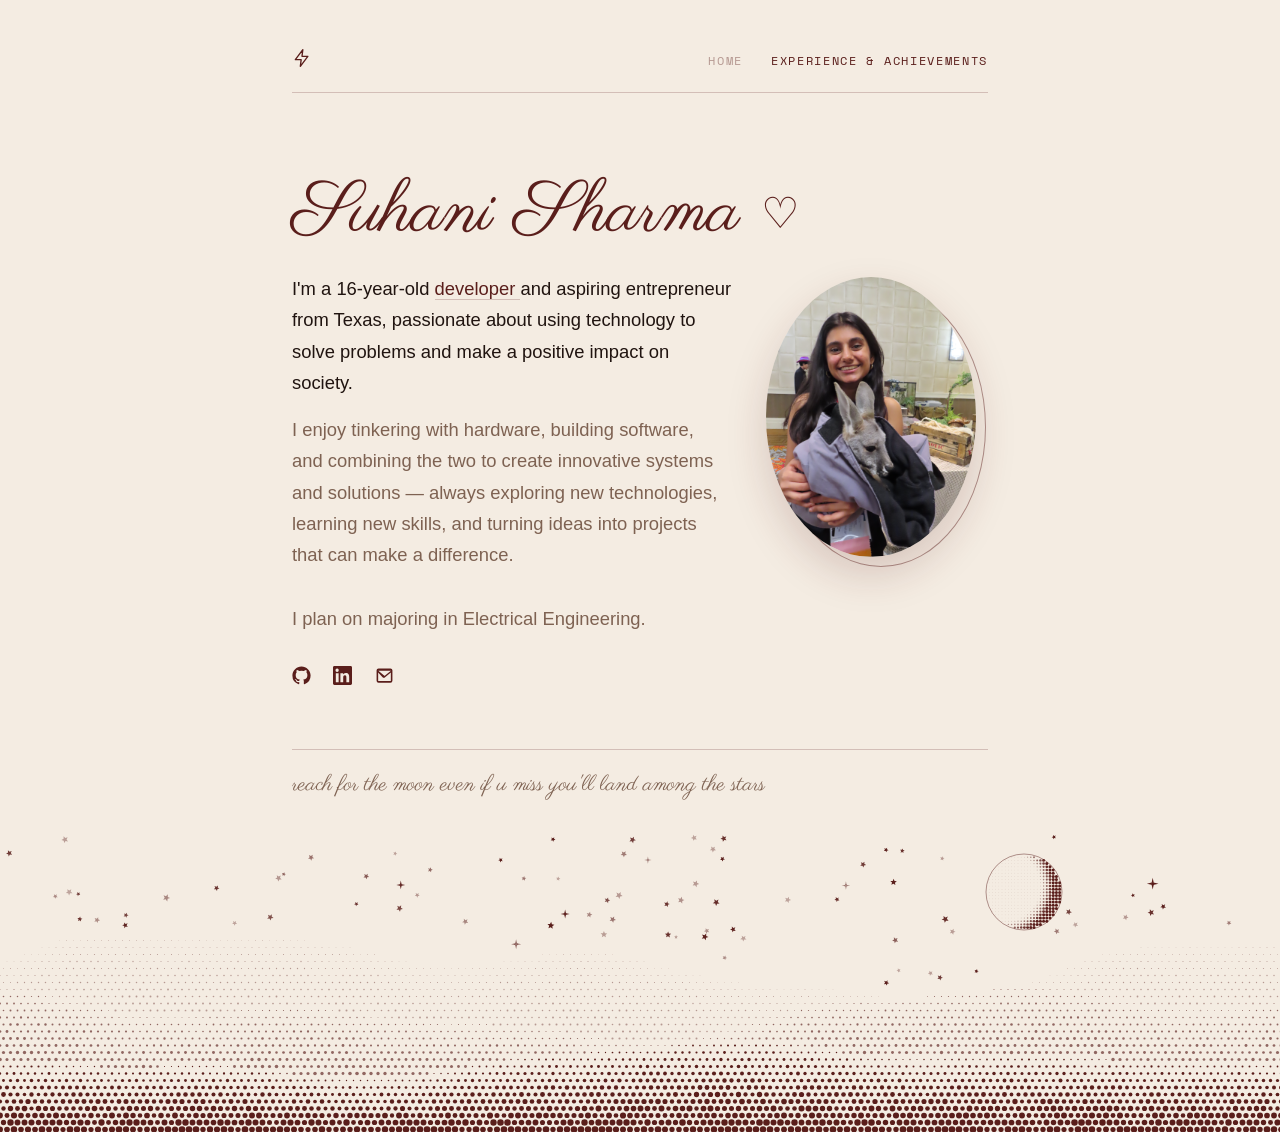
<file: index.html>
<!DOCTYPE html>
<html lang="en">
<head>
<meta charset="UTF-8" />
<meta name="viewport" content="width=device-width, initial-scale=1.0" />
<title>Suhani Sharma</title>
<meta name="description" content="Suhani Sharma — developer & aspiring entrepreneur. Personal website and portfolio." />
<meta name="author" content="Suhani Sharma" />
<meta name="theme-color" content="#f6f2ea" media="(prefers-color-scheme: light)" />
<meta name="theme-color" content="#14121c" media="(prefers-color-scheme: dark)" />
<link rel="icon" type="image/svg+xml" href="data:image/svg+xml,%3Csvg xmlns='http://www.w3.org/2000/svg' viewBox='0 0 32 32'%3E%3Cpath fill='none' stroke='%235a1e1b' stroke-width='3' stroke-linejoin='round' d='M16 28C6 21 2 15.5 2 10.5 2 6.4 5.2 3.5 9 3.5c3 0 5.4 1.8 7 4.5 1.6-2.7 4-4.5 7-4.5 3.8 0 7 2.9 7 7 0 5-4 10.5-14 17.5Z'/%3E%3C/svg%3E" />
<link rel="preconnect" href="https://fonts.googleapis.com" />
<link rel="preconnect" href="https://fonts.gstatic.com" crossorigin />
<link href="https://fonts.googleapis.com/css2?family=Parisienne&family=Space+Mono:wght@400;700&display=swap" rel="stylesheet" />
<link rel="stylesheet" href="styles.css" />
</head>
<body>
<div class="page">

  <header class="site-header">
    <div class="logo" aria-hidden="true">
      <svg class="logo-icon" viewBox="0 0 24 24" fill="none" stroke="currentColor" stroke-width="1.6" stroke-linecap="round" stroke-linejoin="round">
        <path d="M13 2 4 14h7l-1 8 9-12h-7l1-8z" />
      </svg>
    </div>

    <nav class="nav">
      <span class="nav-link active">Home</span>
      <a href="projects.html" class="nav-link">Experience &amp; Achievements</a>
    </nav>
  </header>

  <main class="hero">
    <h1>Suhani Sharma <span class="heart" aria-hidden="true">♡</span></h1>

    <figure class="portrait">
      <img src="mypic.png" alt="Suhani Sharma" />
    </figure>

    <p class="bio">
      I'm a 16-year-old
      <span class="tooltip-word" tabindex="0">developer
        <span class="tooltip">Building software & hardware since middle school</span>
      </span>
      and aspiring entrepreneur from Texas, passionate about using technology to solve problems and make a <em>positive impact</em> on society.
    </p>

    <p class="bio-secondary">
      I enjoy tinkering with hardware, building software, and combining the two to create innovative systems and solutions — always exploring new technologies, learning new skills, and turning ideas into projects that can <em>make a difference</em>.
    </p>
 <p class="bio-secondary">
      I plan on majoring in Electrical Engineering.
    </p>
    <div class="socials">
      <a class="social-icon" href="https://github.com/SuhaniSharma072" target="_blank" rel="noopener noreferrer" aria-label="GitHub">
        <svg viewBox="0 0 24 24"><path d="M12 .5C5.73.5.5 5.73.5 12a11.5 11.5 0 0 0 7.86 10.94c.58.1.79-.25.79-.56v-2.02c-3.2.7-3.88-1.54-3.88-1.54-.52-1.33-1.28-1.69-1.28-1.69-1.05-.72.08-.7.08-.7 1.16.08 1.77 1.19 1.77 1.19 1.03 1.77 2.7 1.26 3.36.96.1-.75.4-1.26.73-1.55-2.55-.29-5.24-1.28-5.24-5.7 0-1.26.45-2.29 1.19-3.1-.12-.29-.52-1.47.11-3.06 0 0 .97-.31 3.18 1.18a11 11 0 0 1 5.8 0c2.2-1.49 3.17-1.18 3.17-1.18.64 1.59.24 2.77.12 3.06.74.81 1.18 1.84 1.18 3.1 0 4.43-2.7 5.4-5.27 5.69.42.36.78 1.07.78 2.16v3.2c0 .31.21.67.8.56A11.5 11.5 0 0 0 23.5 12C23.5 5.73 18.27.5 12 .5z"/></svg>
      </a>
      <a class="social-icon" href="https://www.linkedin.com/in/suhani-sharma-004241369/" target="_blank" rel="noopener noreferrer" aria-label="LinkedIn">
        <svg viewBox="0 0 24 24"><path d="M20.45 20.45h-3.56v-5.57c0-1.33-.03-3.04-1.85-3.04-1.86 0-2.14 1.45-2.14 2.94v5.67H9.34V9h3.41v1.56h.05c.48-.9 1.64-1.85 3.38-1.85 3.61 0 4.28 2.38 4.28 5.47v6.27zM5.34 7.43a2.07 2.07 0 1 1 0-4.13 2.07 2.07 0 0 1 0 4.13zM7.12 20.45H3.56V9h3.56v11.45zM22.22 0H1.77C.8 0 0 .78 0 1.75v20.5C0 23.22.8 24 1.77 24h20.45c.98 0 1.78-.78 1.78-1.75V1.75C24 .78 23.2 0 22.22 0z"/></svg>
      </a>
      <a class="social-icon" href="mailto:suhanisharma072@gmail.com" aria-label="Email">
        <svg viewBox="0 0 24 24"><path d="M2 5.5A2.5 2.5 0 0 1 4.5 3h15A2.5 2.5 0 0 1 22 5.5v13a2.5 2.5 0 0 1-2.5 2.5h-15A2.5 2.5 0 0 1 2 18.5v-13zm2.2.5 7.3 6.1a1 1 0 0 0 1.28 0L20.1 6H4.2zM4 8.1v10.4c0 .28.22.5.5.5h15a.5.5 0 0 0 .5-.5V8.1l-7.24 6.06a2.5 2.5 0 0 1-3.2 0L4 8.1z"/></svg>
      </a>
    </div>
  </main>

  <footer class="footer">
    <p class="footer-tag">reach for the moon even if u miss you'll land among the stars</p>
  </footer>

  <div class="night-scene" aria-hidden="true"><canvas></canvas></div>

</div>
<script src="scene.js" defer></script>
</body>
</html>
</file>
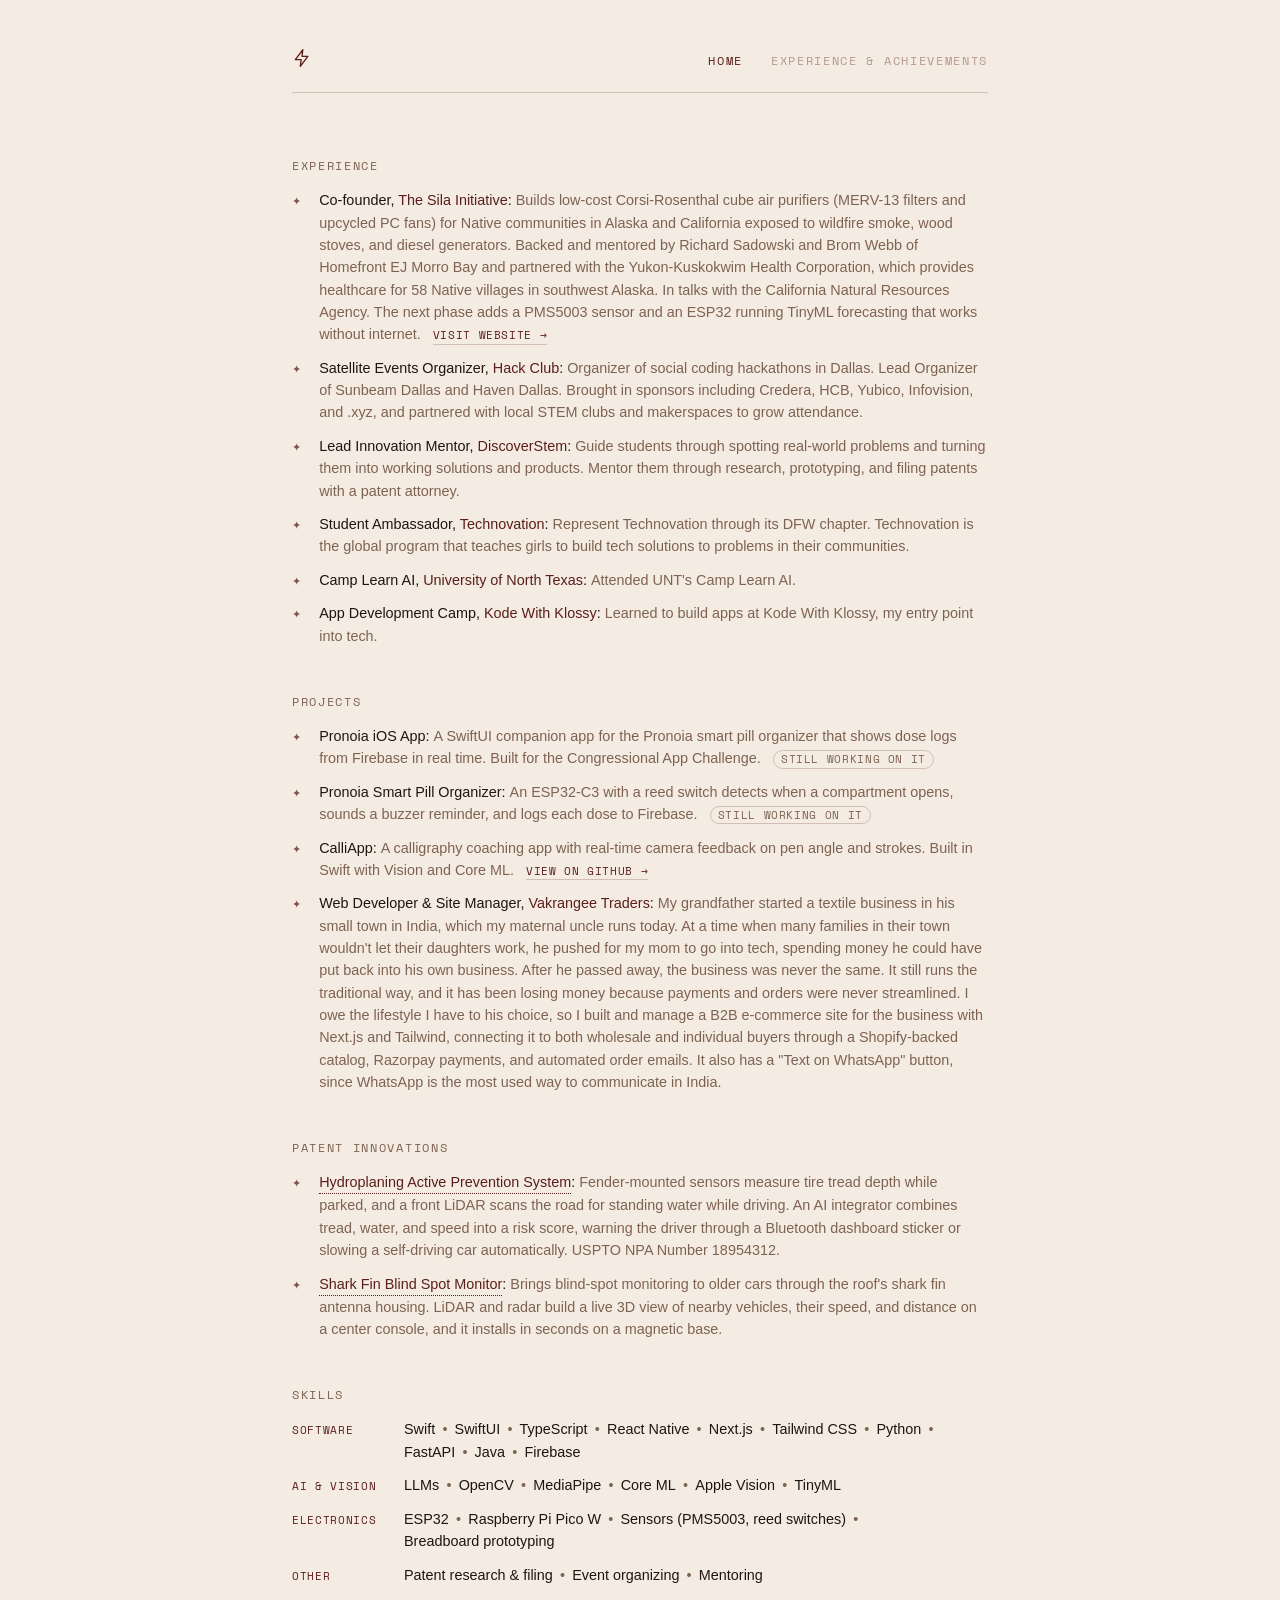
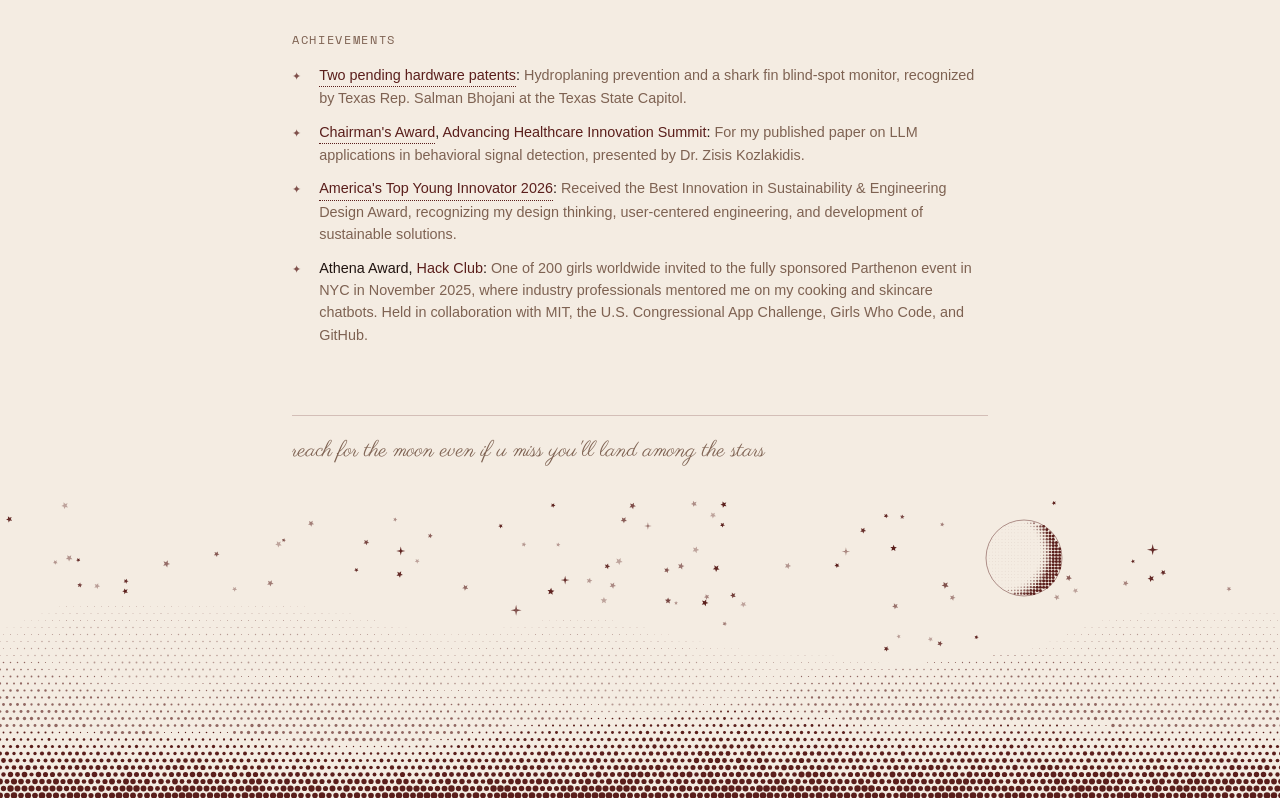
<file: projects.html>
<!DOCTYPE html>
<html lang="en">
<head>
<meta charset="UTF-8" />
<meta name="viewport" content="width=device-width, initial-scale=1.0" />
<title>Experience &amp; Achievements | Suhani Sharma</title>
<meta name="description" content="Experience and achievements of Suhani Sharma." />
<meta name="theme-color" content="#f6f2ea" media="(prefers-color-scheme: light)" />
<meta name="theme-color" content="#14121c" media="(prefers-color-scheme: dark)" />
<link rel="icon" type="image/svg+xml" href="data:image/svg+xml,%3Csvg xmlns='http://www.w3.org/2000/svg' viewBox='0 0 32 32'%3E%3Cpath fill='none' stroke='%235a1e1b' stroke-width='3' stroke-linejoin='round' d='M16 28C6 21 2 15.5 2 10.5 2 6.4 5.2 3.5 9 3.5c3 0 5.4 1.8 7 4.5 1.6-2.7 4-4.5 7-4.5 3.8 0 7 2.9 7 7 0 5-4 10.5-14 17.5Z'/%3E%3C/svg%3E" />
<link rel="preconnect" href="https://fonts.googleapis.com" />
<link rel="preconnect" href="https://fonts.gstatic.com" crossorigin />
<link href="https://fonts.googleapis.com/css2?family=Parisienne&family=Space+Mono:wght@400;700&display=swap" rel="stylesheet" />
<link rel="stylesheet" href="styles.css" />
</head>
<body>
<div class="page">

  <header class="site-header">
    <div class="logo" aria-hidden="true">
      <svg class="logo-icon" viewBox="0 0 24 24" fill="none" stroke="currentColor" stroke-width="1.6" stroke-linecap="round" stroke-linejoin="round">
        <path d="M13 2 4 14h7l-1 8 9-12h-7l1-8z" />
      </svg>
    </div>

    <nav class="nav">
      <a href="index.html" class="nav-link">Home</a>
      <span class="nav-link active" aria-current="page">Experience &amp; Achievements</span>
    </nav>
  </header>

  <main class="projects-list">

    <section class="group" aria-labelledby="experience-heading">
      <h2 class="section-title" id="experience-heading">Experience</h2>

      <ul class="cv-list">
        <li class="cv-item">
          <span class="cv-star" aria-hidden="true">✦</span>
          <div class="cv-body">
            <p class="cv-title">Co-founder, <span class="cv-org">The Sila Initiative</span></p>
            <p class="cv-desc">Builds low-cost Corsi-Rosenthal cube air purifiers (MERV-13 filters and upcycled PC fans) for Native communities in Alaska and California exposed to wildfire smoke, wood stoves, and diesel generators. Backed and mentored by Richard Sadowski and Brom Webb of Homefront EJ Morro Bay and partnered with the Yukon-Kuskokwim Health Corporation, which provides healthcare for 58 Native villages in southwest Alaska. In talks with the California Natural Resources Agency. The next phase adds a PMS5003 sensor and an ESP32 running TinyML forecasting that works without internet.</p>
            <a class="cv-link" href="https://sila-initiative.vercel.app" target="_blank" rel="noopener noreferrer">Visit website →</a>
          </div>
        </li>
        <li class="cv-item">
          <span class="cv-star" aria-hidden="true">✦</span>
          <div class="cv-body">
            <p class="cv-title">Satellite Events Organizer, <span class="cv-org">Hack Club</span></p>
            <p class="cv-desc">Organizer of social coding hackathons in Dallas. Lead Organizer of Sunbeam Dallas and Haven Dallas. Brought in sponsors including Credera, HCB, Yubico, Infovision, and .xyz, and partnered with local STEM clubs and makerspaces to grow attendance.</p>
          </div>
        </li>
        <li class="cv-item">
          <span class="cv-star" aria-hidden="true">✦</span>
          <div class="cv-body">
            <p class="cv-title">Lead Innovation Mentor, <span class="cv-org">DiscoverStem</span></p>
            <p class="cv-desc">Guide students through spotting real-world problems and turning them into working solutions and products. Mentor them through research, prototyping, and filing patents with a patent attorney.</p>
          </div>
        </li>

        <li class="cv-item">
          <span class="cv-star" aria-hidden="true">✦</span>
          <div class="cv-body">
            <p class="cv-title">Student Ambassador, <span class="cv-org">Technovation</span></p>
            <p class="cv-desc">Represent Technovation through its DFW chapter. Technovation is the global program that teaches girls to build tech solutions to problems in their communities.</p>
          </div>
        </li>
        <li class="cv-item">
          <span class="cv-star" aria-hidden="true">✦</span>
          <div class="cv-body">
            <p class="cv-title">Camp Learn AI, <span class="cv-org">University of North Texas</span></p>
            <p class="cv-desc">Attended UNT's Camp Learn AI.</p>
          </div>
        </li>
        <li class="cv-item">
          <span class="cv-star" aria-hidden="true">✦</span>
          <div class="cv-body">
            <p class="cv-title">App Development Camp, <span class="cv-org">Kode With Klossy</span></p>
            <p class="cv-desc">Learned to build apps at Kode With Klossy, my entry point into tech.</p>
          </div>
        </li>
      </ul>
    </section>

    <section class="group" aria-labelledby="projects-heading">
      <h2 class="section-title" id="projects-heading">Projects</h2>

      <ul class="cv-list">
        <li class="cv-item">
          <span class="cv-star" aria-hidden="true">✦</span>
          <div class="cv-body">
            <p class="cv-title">Pronoia iOS App</p>
            <p class="cv-desc">A SwiftUI companion app for the Pronoia smart pill organizer that shows dose logs from Firebase in real time. Built for the Congressional App Challenge.</p>
            <span class="cv-tag">Still working on it</span>
          </div>
        </li>
        <li class="cv-item">
          <span class="cv-star" aria-hidden="true">✦</span>
          <div class="cv-body">
            <p class="cv-title">Pronoia Smart Pill Organizer</p>
            <p class="cv-desc">An ESP32-C3 with a reed switch detects when a compartment opens, sounds a buzzer reminder, and logs each dose to Firebase.</p>
            <span class="cv-tag">Still working on it</span>
          </div>
        </li>
        <li class="cv-item">
          <span class="cv-star" aria-hidden="true">✦</span>
          <div class="cv-body">
            <p class="cv-title">CalliApp</p>
            <p class="cv-desc">A calligraphy coaching app with real-time camera feedback on pen angle and strokes. Built in Swift with Vision and Core ML.</p>
            <a class="cv-link" href="https://github.com/SuhaniSharma072" target="_blank" rel="noopener noreferrer">View on GitHub →</a>
          </div>
        </li>
        <li class="cv-item">
          <span class="cv-star" aria-hidden="true">✦</span>
          <div class="cv-body">
            <p class="cv-title">Web Developer &amp; Site Manager, <span class="cv-org">Vakrangee Traders</span></p>
            <p class="cv-desc">My grandfather started a textile business in his small town in India, which my maternal uncle runs today. At a time when many families in their town wouldn't let their daughters work, he pushed for my mom to go into tech, spending money he could have put back into his own business. After he passed away, the business was never the same. It still runs the traditional way, and it has been losing money because payments and orders were never streamlined. I owe the lifestyle I have to his choice, so I built and manage a B2B e-commerce site for the business with Next.js and Tailwind, connecting it to both wholesale and individual buyers through a Shopify-backed catalog, Razorpay payments, and automated order emails. It also has a "Text on WhatsApp" button, since WhatsApp is the most used way to communicate in India.</p>
          </div>
        </li>
      </ul>
    </section>

    <section class="group" aria-labelledby="patents-heading">
      <h2 class="section-title" id="patents-heading">Patent Innovations</h2>

      <ul class="cv-list">
        <li class="cv-item">
          <span class="cv-star" aria-hidden="true">✦</span>
          <div class="cv-body">
            <p class="cv-title"><button type="button" class="title-btn" data-open="fig-hydro">Hydroplaning Active Prevention System</button></p>
            <p class="cv-desc">Fender-mounted sensors measure tire tread depth while parked, and a front LiDAR scans the road for standing water while driving. An AI integrator combines tread, water, and speed into a risk score, warning the driver through a Bluetooth dashboard sticker or slowing a self-driving car automatically. USPTO NPA Number 18954312.</p>
          </div>
          <dialog class="lightbox" id="fig-hydro" aria-label="Diagrams">
            <button type="button" class="lightbox-close" aria-label="Close">×</button>
            <div class="figures">
              <figure>
                <img src="tread.png" alt="Diagram of a car showing tread-depth sensors in the fenders (Figure A) and a front water-detecting LiDAR sensor (Figure B)" />
                <figcaption>Tread-depth and water sensors</figcaption>
              </figure>
              <figure>
                <img src="dashboard.png" alt="Diagram of a car dashboard with the Bluetooth warning sticker (Figure C)" />
                <figcaption>Dashboard alert sticker</figcaption>
              </figure>
            </div>
          </dialog>
        </li>
        <li class="cv-item">
          <span class="cv-star" aria-hidden="true">✦</span>
          <div class="cv-body">
            <p class="cv-title"><button type="button" class="title-btn" data-open="fig-shark">Shark Fin Blind Spot Monitor</button></p>
            <p class="cv-desc">Brings blind-spot monitoring to older cars through the roof's shark fin antenna housing. LiDAR and radar build a live 3D view of nearby vehicles, their speed, and distance on a center console, and it installs in seconds on a magnetic base.</p>
          </div>
          <dialog class="lightbox" id="fig-shark" aria-label="Diagrams">
            <button type="button" class="lightbox-close" aria-label="Close">×</button>
            <div class="figures">
              <figure>
                <img src="sharkfin.png" alt="Labeled diagrams of the shark fin blind spot monitor: roof placement, center console display, LiDAR scanner, casing, rear camera, and magnetic base" />
                <figcaption>Roof unit, console, and components</figcaption>
              </figure>
            </div>
          </dialog>
        </li>
      </ul>
    </section>

    <section class="group" aria-labelledby="skills-heading">
      <h2 class="section-title" id="skills-heading">Skills</h2>

      <div class="skills">
        <div class="skills-row">
          <h3 class="skills-label">Software</h3>
          <ul class="skills-items">
            <li>Swift</li><li>SwiftUI</li><li>TypeScript</li><li>React Native</li><li>Next.js</li><li>Tailwind CSS</li><li>Python</li><li>FastAPI</li><li>Java</li><li>Firebase</li>
          </ul>
        </div>
        <div class="skills-row">
          <h3 class="skills-label">AI &amp; Vision</h3>
          <ul class="skills-items">
            <li>LLMs</li><li>OpenCV</li><li>MediaPipe</li><li>Core ML</li><li>Apple Vision</li><li>TinyML</li>
          </ul>
        </div>
        <div class="skills-row">
          <h3 class="skills-label">Electronics</h3>
          <ul class="skills-items">
            <li>ESP32</li><li>Raspberry Pi Pico W</li><li>Sensors (PMS5003, reed switches)</li><li>Breadboard prototyping</li>
          </ul>
        </div>
        <div class="skills-row">
          <h3 class="skills-label">Other</h3>
          <ul class="skills-items">
            <li>Patent research &amp; filing</li><li>Event organizing</li><li>Mentoring</li>
          </ul>
        </div>
      </div>
    </section>


    <section class="group" aria-labelledby="achievements-heading">
      <h2 class="section-title" id="achievements-heading">Achievements</h2>

      <ul class="cv-list">
        <li class="cv-item">
          <span class="cv-star" aria-hidden="true">✦</span>
          <div class="cv-body">
            <p class="cv-title"><button type="button" class="title-btn" data-open="fig-capitol">Two pending hardware patents</button></p>
            <p class="cv-desc">Hydroplaning prevention and a shark fin blind-spot monitor, recognized by Texas Rep. Salman Bhojani at the Texas State Capitol.</p>
          </div>
          <dialog class="lightbox" id="fig-capitol" aria-label="Certificate">
            <button type="button" class="lightbox-close" aria-label="Close">×</button>
            <div class="figures">
              <figure>
                <img src="statecapitol.jpg" alt="Letter from Texas State Representative Salman Bhojani recognizing Suhani Sharma's patent-pending innovations" />
                <figcaption>Letter from Texas Rep. Salman Bhojani</figcaption>
              </figure>
            </div>
          </dialog>
        </li>
        <li class="cv-item">
          <span class="cv-star" aria-hidden="true">✦</span>
          <div class="cv-body">
            <p class="cv-title"><button type="button" class="title-btn" data-open="fig-ahis">Chairman's Award</button>, <span class="cv-org">Advancing Healthcare Innovation Summit</span></p>
            <p class="cv-desc">For my published paper on LLM applications in behavioral signal detection, presented by Dr. Zisis Kozlakidis.</p>
          </div>
          <dialog class="lightbox" id="fig-ahis" aria-label="Certificate">
            <button type="button" class="lightbox-close" aria-label="Close">×</button>
            <div class="figures">
              <figure>
                <img src="ahis.jpg" alt="AHIS Chairman's Award certificate presented to Suhani Sharma for "Advancing Mental Health Diagnosis using AI"" />
                <figcaption>AHIS Chairman's Award certificate</figcaption>
              </figure>
            </div>
          </dialog>
        </li>

        <li class="cv-item">
          <span class="cv-star" aria-hidden="true">✦</span>
          <div class="cv-body">
            <p class="cv-title"><button type="button" class="title-btn" data-open="fig-tyi">America's Top Young Innovator 2026</button></p>
            <p class="cv-desc">Received the Best Innovation in Sustainability &amp; Engineering Design Award, recognizing my design thinking, user-centered engineering, and development of sustainable solutions.</p>
          </div>
          <dialog class="lightbox" id="fig-tyi" aria-label="Certificate">
            <button type="button" class="lightbox-close" aria-label="Close">×</button>
            <div class="figures">
              <figure>
                <img src="topyounginnovator.jpg" alt="America's Top Young Innovators 2026 certificate: Best Innovation in Sustainability & Engineering Design" />
                <figcaption>Best Innovation in Sustainability &amp; Engineering Design certificate</figcaption>
              </figure>
            </div>
          </dialog>
        </li>
        <li class="cv-item">
          <span class="cv-star" aria-hidden="true">✦</span>
          <div class="cv-body">
            <p class="cv-title">Athena Award, <span class="cv-org">Hack Club</span></p>
            <p class="cv-desc">One of 200 girls worldwide invited to the fully sponsored Parthenon event in NYC in November 2025, where industry professionals mentored me on my cooking and skincare chatbots. Held in collaboration with MIT, the U.S. Congressional App Challenge, Girls Who Code, and GitHub.</p>
          </div>
        </li>
      </ul>
    </section>

  </main>

  <footer class="footer">
    <p class="footer-tag">reach for the moon even if u miss you'll land among the stars</p>
  </footer>

  <div class="night-scene" aria-hidden="true"><canvas></canvas></div>

</div>
<script>
  document.querySelectorAll('[data-open]').forEach(btn => {
    const dlg = document.getElementById(btn.dataset.open);
    btn.addEventListener('click', () => dlg.showModal());
    dlg.querySelector('.lightbox-close').addEventListener('click', () => dlg.close());
    dlg.addEventListener('click', e => { if (e.target === dlg) dlg.close(); });
  });
</script>
<script src="scene.js" defer></script>
</body>
</html>
</file>
<file: styles.css>
/* ---------- reset ---------- */
* {
  box-sizing: border-box;
  margin: 0;
  padding: 0;
}

html {
  scroll-behavior: smooth;
}

:root {
  --bg: #f4ece2;
  --ink: #201410;
  --muted: #7e6252;
  --accent: #5a1e1b;
  --line: rgba(90, 30, 27, 0.22);
}

@media (prefers-color-scheme: dark) {
  :root {
    --bg: #1c1512;
    --ink: #f2e9df;
    --muted: #c2a996;
    --accent: #e6a89f;
    --line: rgba(230, 168, 159, 0.25);
  }
}

body {
  background-color: var(--bg);
  color: var(--ink);
  font-family: -apple-system, BlinkMacSystemFont, "Helvetica Neue", Arial, sans-serif;
  min-height: 100vh;
  overflow-x: hidden;
}

a {
  color: inherit;
  text-decoration: none;
}

em {
  font-style: normal;
}

/* ---------- layout ---------- */
.page {
  position: relative;
  width: 100%;
  max-width: 760px;
  margin: 0 auto;
  padding: 2rem 1.25rem 3rem;
  min-height: 100vh;
  display: flex;
  flex-direction: column;
}

@media (min-width: 640px) {
  .page {
    padding: 3rem 2rem 4rem;
  }
}

/* ---------- top navbar ---------- */
.site-header {
  display: flex;
  align-items: center;
  justify-content: space-between;
  padding-bottom: 1.25rem;
  margin-bottom: 3rem;
  border-bottom: 1px solid var(--line);
}

.logo-icon {
  height: 20px;
  width: 20px;
  color: var(--accent);
}

.nav {
  display: flex;
  flex-direction: row;
  align-items: center;
  gap: 1.75rem;
  font-family: "Space Mono", monospace;
  font-size: 0.75rem;
  text-transform: uppercase;
  letter-spacing: 0.14em;
}

.nav-link {
  color: var(--accent);
  transition: opacity 0.2s ease;
  display: inline-block;
}

.nav-link:hover {
  opacity: 0.6;
}

.nav-link.active {
  opacity: 0.4;
  cursor: default;
  pointer-events: none;
}

/* ---------- hero ---------- */
.hero {
  margin-top: 1rem;
  flex: 1;
}

@media (min-width: 640px) {
  .hero {
    margin-top: 4vh;
  }
}

.hero h1 {
  font-family: "Parisienne", cursive;
  font-weight: 400;
  font-size: clamp(2.75rem, 9vw, 4.5rem);
  line-height: 1;
  color: var(--accent);
  margin-bottom: 1.5rem;
}

.heart {
  font-size: 0.6em;
  vertical-align: middle;
}

.bio,
.bio-secondary {
  max-width: 38em;
  font-size: 1.05rem;
  line-height: 1.7;
  color: var(--ink);
}

@media (min-width: 640px) {
  .bio,
  .bio-secondary {
    font-size: 1.15rem;
  }
}

.bio {
  margin-bottom: 1rem;
}

.bio-secondary {
  color: var(--muted);
  margin-bottom: 2rem;
}

.tooltip-word {
  position: relative;
  color: var(--accent);
  font-style: normal;
  cursor: default;
  border-bottom: 1px solid var(--line);
}

.tooltip-word .tooltip {
  position: absolute;
  left: 0;
  bottom: 135%;
  width: max-content;
  max-width: 220px;
  background: var(--accent);
  color: var(--bg);
  font-family: "Space Mono", monospace;
  font-style: normal;
  font-size: 0.7rem;
  line-height: 1.4;
  padding: 0.5rem 0.7rem;
  border-radius: 2px;
  opacity: 0;
  transform: translateY(4px);
  pointer-events: none;
  transition: opacity 0.2s ease, transform 0.2s ease;
  z-index: 10;
}

.tooltip-word:hover .tooltip,
.tooltip-word:focus .tooltip {
  opacity: 1;
  transform: translateY(0);
}

/* ---------- socials ---------- */
.socials {
  display: flex;
  gap: 1.4rem;
  margin-top: 0.5rem;
}

.social-icon {
  height: 19px;
  width: 19px;
  color: var(--accent);
  transition: opacity 0.2s ease;
  display: inline-flex;
}

.social-icon svg {
  width: 100%;
  height: 100%;
  fill: currentColor;
}

.social-icon:hover {
  opacity: 0.6;
}

/* ---------- footer ---------- */
.footer {
  margin-top: 4rem;
  padding-top: 1.25rem;
  border-top: 1px solid var(--line);
}

.footer-tag {
  font-family: "Parisienne", cursive;
  font-size: 1.35rem;
  color: var(--muted);
}

/* ---------- night scene ---------- */
.night-scene {
  width: 100vw;
  margin-left: calc(50% - 50vw); /* break out of the 760px column */
  margin-top: 2rem;
  margin-bottom: -3rem;          /* cancel .page bottom padding */
  height: 240px;
  pointer-events: none;
}

@media (min-width: 640px) {
  .night-scene {
    height: 300px;
    margin-bottom: -4rem;
  }
}

.night-scene canvas {
  display: block;
  width: 100%;
  height: 100%;
}

/* ---------- projects & achievements page ---------- */
.projects-list {
  counter-reset: project;
  margin-top: 1rem;
  display: flex;
  flex-direction: column;
  flex: 1;
}

.page-title {
  font-family: "Parisienne", cursive;
  font-weight: 400;
  font-size: clamp(2.5rem, 8vw, 3.75rem);
  line-height: 1.1;
  color: var(--accent);
  margin-bottom: 1rem;
}

.group {
  margin-top: 2.5rem;
}

.section-title {
  font-family: "Space Mono", monospace;
  font-weight: 400;
  font-size: 0.75rem;
  text-transform: uppercase;
  letter-spacing: 0.14em;
  color: var(--muted);
}

.project-card {
  counter-increment: project;
  padding: 1.5rem 0;
}

.project-card h3::before {
  content: "[" counter(project, decimal-leading-zero) "]";
  display: block;
  font-family: "Space Mono", monospace;
  font-size: 0.75rem;
  letter-spacing: 0.1em;
  color: var(--muted);
  margin-bottom: 0.6rem;
}

.project-card h3 {
  font-family: "Parisienne", cursive;
  font-weight: 400;
  font-size: 2rem;
  color: var(--accent);
  margin-bottom: 0.4rem;
}

.project-card p,
.achievement p {
  color: var(--muted);
  line-height: 1.65;
  font-size: 1.02rem;
  max-width: 40em;
}

.project-card a.project-link {
  display: inline-block;
  margin-top: 0.6rem;
  font-family: "Space Mono", monospace;
  font-size: 0.78rem;
  text-transform: uppercase;
  letter-spacing: 0.08em;
  color: var(--accent);
  border-bottom: 1px solid var(--line);
}

/* achievements: a quiet list */
.achievements {
  list-style: none;
}

.achievement {
  padding: 1.5rem 0;
}

.achievement h3 {
  font-family: "Parisienne", cursive;
  font-weight: 400;
  font-size: 2rem;
  color: var(--accent);
  margin-bottom: 0.4rem;
}

/* patent innovations: click the title to see diagrams */
.project-card p + p {
  margin-top: 0.8rem;
}

.title-btn {
  font: inherit;
  color: inherit;
  background: none;
  border: none;
  padding: 0;
  text-align: left;
  cursor: pointer;
}

.title-btn:hover,
.title-btn:focus-visible {
  opacity: 0.6;
}

.lightbox {
  margin: auto;
  width: min(900px, calc(100vw - 2rem));
  max-height: calc(100dvh - 2rem);
  padding: 2.5rem 1rem 1rem;
  background: var(--bg);
  color: var(--ink);
  border: 1px solid var(--line);
  border-radius: 8px;
  overflow-y: auto;
}

.lightbox::backdrop {
  background: rgba(20, 12, 10, 0.7);
}

.lightbox-close {
  position: absolute;
  top: 0.4rem;
  right: 0.8rem;
  font-size: 1.6rem;
  line-height: 1;
  background: none;
  border: none;
  color: var(--accent);
  cursor: pointer;
}

.figures {
  display: grid;
  gap: 1.25rem;
}

.figures figure {
  margin: 0;
}

.figures img {
  display: block;
  width: 100%;
  height: auto;
  background: #fff;
  border: 1px solid var(--line);
  border-radius: 6px;
  padding: 0.75rem;
}

.figures figcaption {
  margin-top: 0.5rem;
  font-family: "Space Mono", monospace;
  font-size: 0.7rem;
  letter-spacing: 0.06em;
  color: var(--muted);
}
/* ---------- portrait (oval photo) ---------- */
.portrait {
  position: relative;
  width: 170px;
  aspect-ratio: 3 / 4;
  margin: 0 0 2rem;
}

.portrait::before {
  content: "";
  position: absolute;
  inset: 0;
  border: 1px solid var(--accent);
  border-radius: 50%;
  transform: translate(10px, 10px);
  opacity: 0.45;
}

.portrait img {
  position: relative;
  z-index: 1;
  display: block;
  width: 100%;
  height: 100%;
  object-fit: cover;
  object-position: center 30%;
  border-radius: 50%;
  box-shadow: 0 18px 40px rgba(90, 30, 27, 0.18);
}

@media (min-width: 640px) {
  .hero {
    display: flow-root; /* keeps the floated photo inside the hero */
  }

  .portrait {
    float: right;
    width: 210px;
    margin: 0.25rem 0.75rem 1.5rem 2.5rem;
    shape-outside: ellipse(50% 50%);
    shape-margin: 1.25rem;
  }
}

/* ---------- CV-style lists (experience & achievements) ---------- */
.cv-list {
  list-style: none;
  margin-top: 0.6rem;
}

.cv-item {
  display: grid;
  grid-template-columns: 1.1rem 1fr;
  gap: 0.6rem;
  padding: 0.35rem 0;
  align-items: baseline;
}

/* little star in place of the year */
.cv-star {
  font-size: 0.7rem;
  line-height: 1;
  color: var(--accent);
  opacity: 0.75;
}

.cv-body {
  font-size: 0.9rem;
  line-height: 1.55;
}

.cv-body p {
  display: inline;
}

.cv-title {
  color: var(--ink);
}

.cv-org {
  font-style: normal;
  color: var(--accent);
}

.cv-desc {
  color: var(--muted);
}

/* colon after a title when a description follows it */
.cv-title:has(+ .cv-desc)::after {
  content: ":";
}

/* ---------- skills ---------- */
.skills {
  margin-top: 0.6rem;
}

.skills-row {
  display: grid;
  grid-template-columns: 1fr;
  gap: 0.1rem;
  padding: 0.35rem 0;
}

@media (min-width: 640px) {
  .skills-row {
    grid-template-columns: 6rem 1fr;
    gap: 1rem;
    align-items: baseline;
  }
}

.skills-label {
  font-family: "Space Mono", monospace;
  font-weight: 400;
  font-size: 0.68rem;
  text-transform: uppercase;
  letter-spacing: 0.06em;
  color: var(--accent);
}

.skills-items {
  list-style: none;
  display: flex;
  flex-wrap: wrap;
  color: var(--ink);
  font-size: 0.9rem;
  line-height: 1.55;
}

.skills-items li:not(:last-child)::after {
  content: "•";
  margin: 0 0.45rem;
  color: var(--muted);
}

/* no page title, so the first section starts right under the nav */
.projects-list > .group:first-child {
  margin-top: 0;
}

/* safety net: if an old year label is still in the HTML, show a star instead */
.cv-year {
  font-size: 0;
  background: none !important;
  padding: 0 !important;
}

.cv-year::before {
  content: "✦";
  font-size: 0.7rem;
  color: var(--accent);
  opacity: 0.75;
}

/* ---------- links, tags & clickable titles in CV rows ---------- */
.cv-link,
.cv-tag {
  display: inline-block;
  margin-left: 0.5rem;
  font-family: "Space Mono", monospace;
  font-size: 0.66rem;
  text-transform: uppercase;
  letter-spacing: 0.06em;
  white-space: nowrap;
}

.cv-link {
  color: var(--accent);
  border-bottom: 1px solid var(--line);
  transition: opacity 0.2s ease;
}

.cv-link:hover {
  opacity: 0.6;
}

.cv-tag {
  color: var(--muted);
  border: 1px solid var(--line);
  border-radius: 999px;
  padding: 0 0.45rem;
}

.cv-title .title-btn {
  color: var(--accent);
  border-bottom: 1px dotted var(--accent);
}

/* certificates are photos, so show them without the white diagram padding */
.lightbox[aria-label="Certificate"] .figures img {
  background: none;
  padding: 0;
}
</file>
